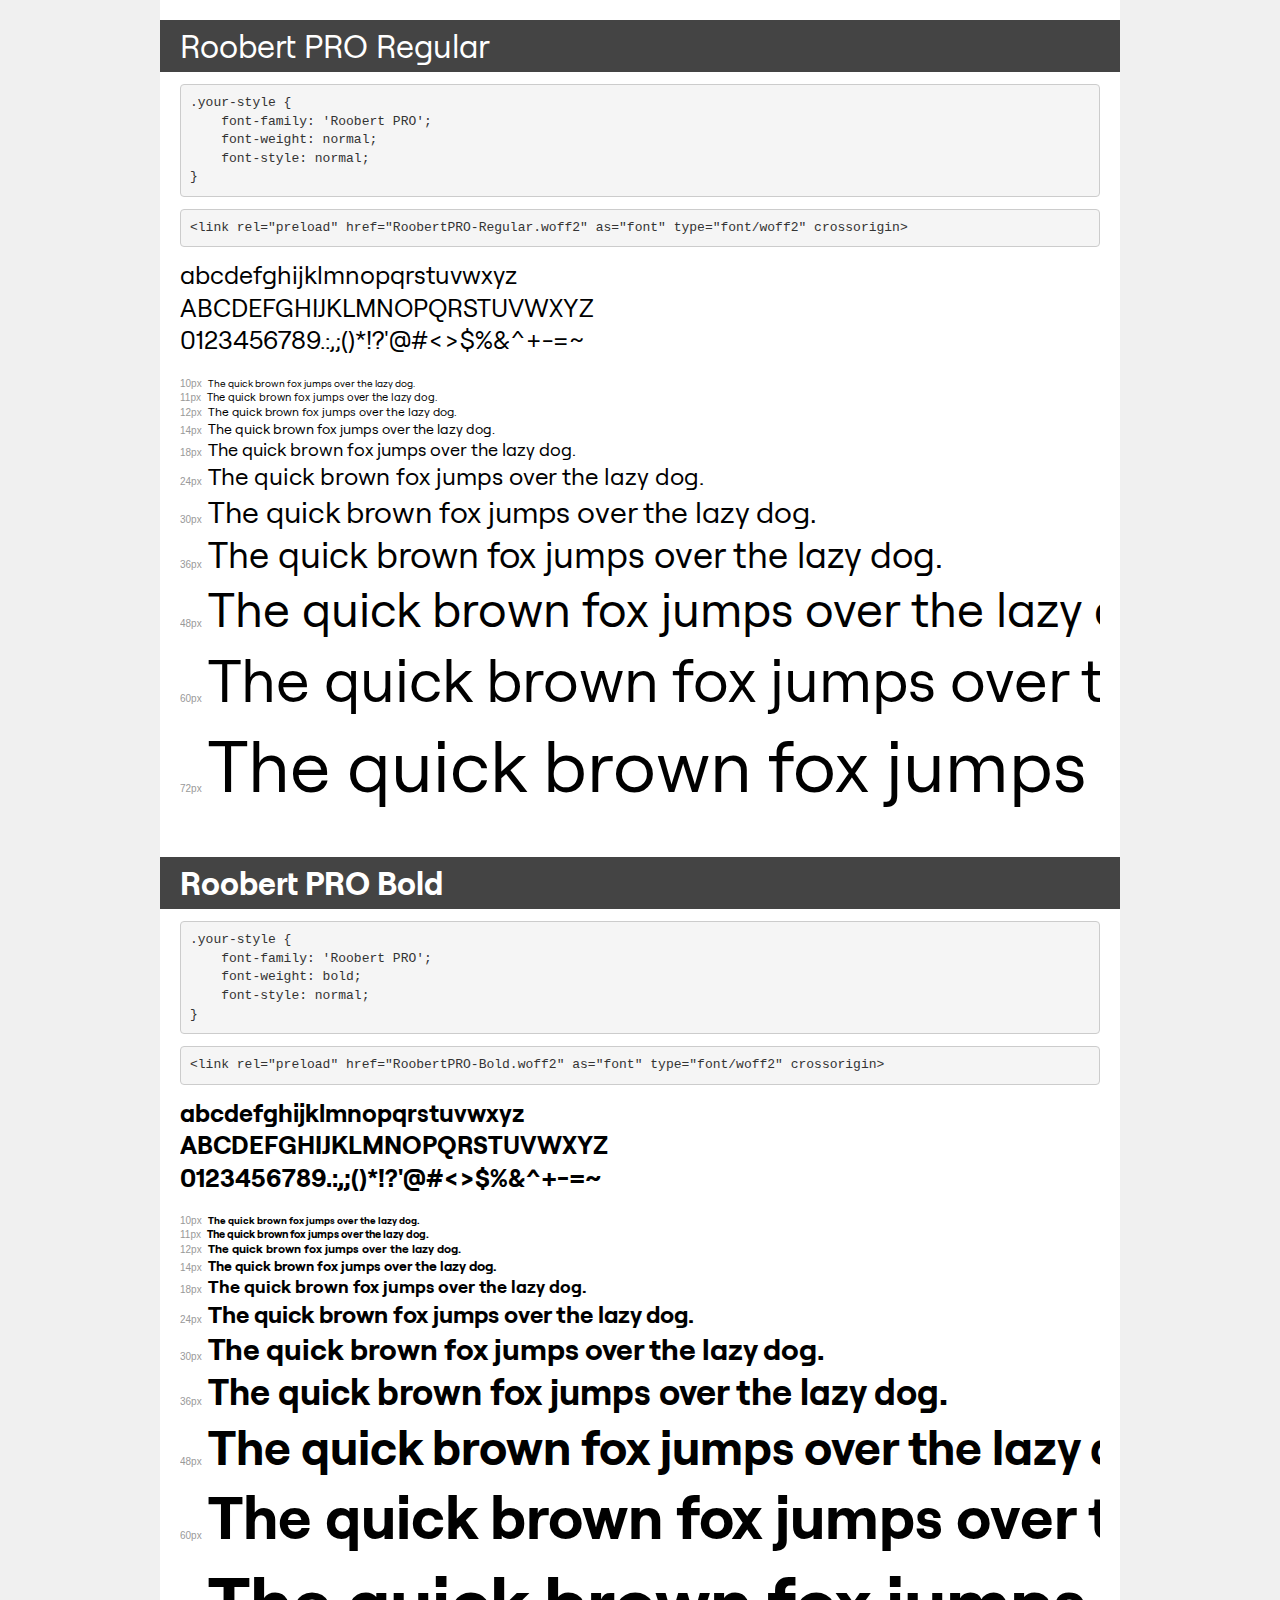
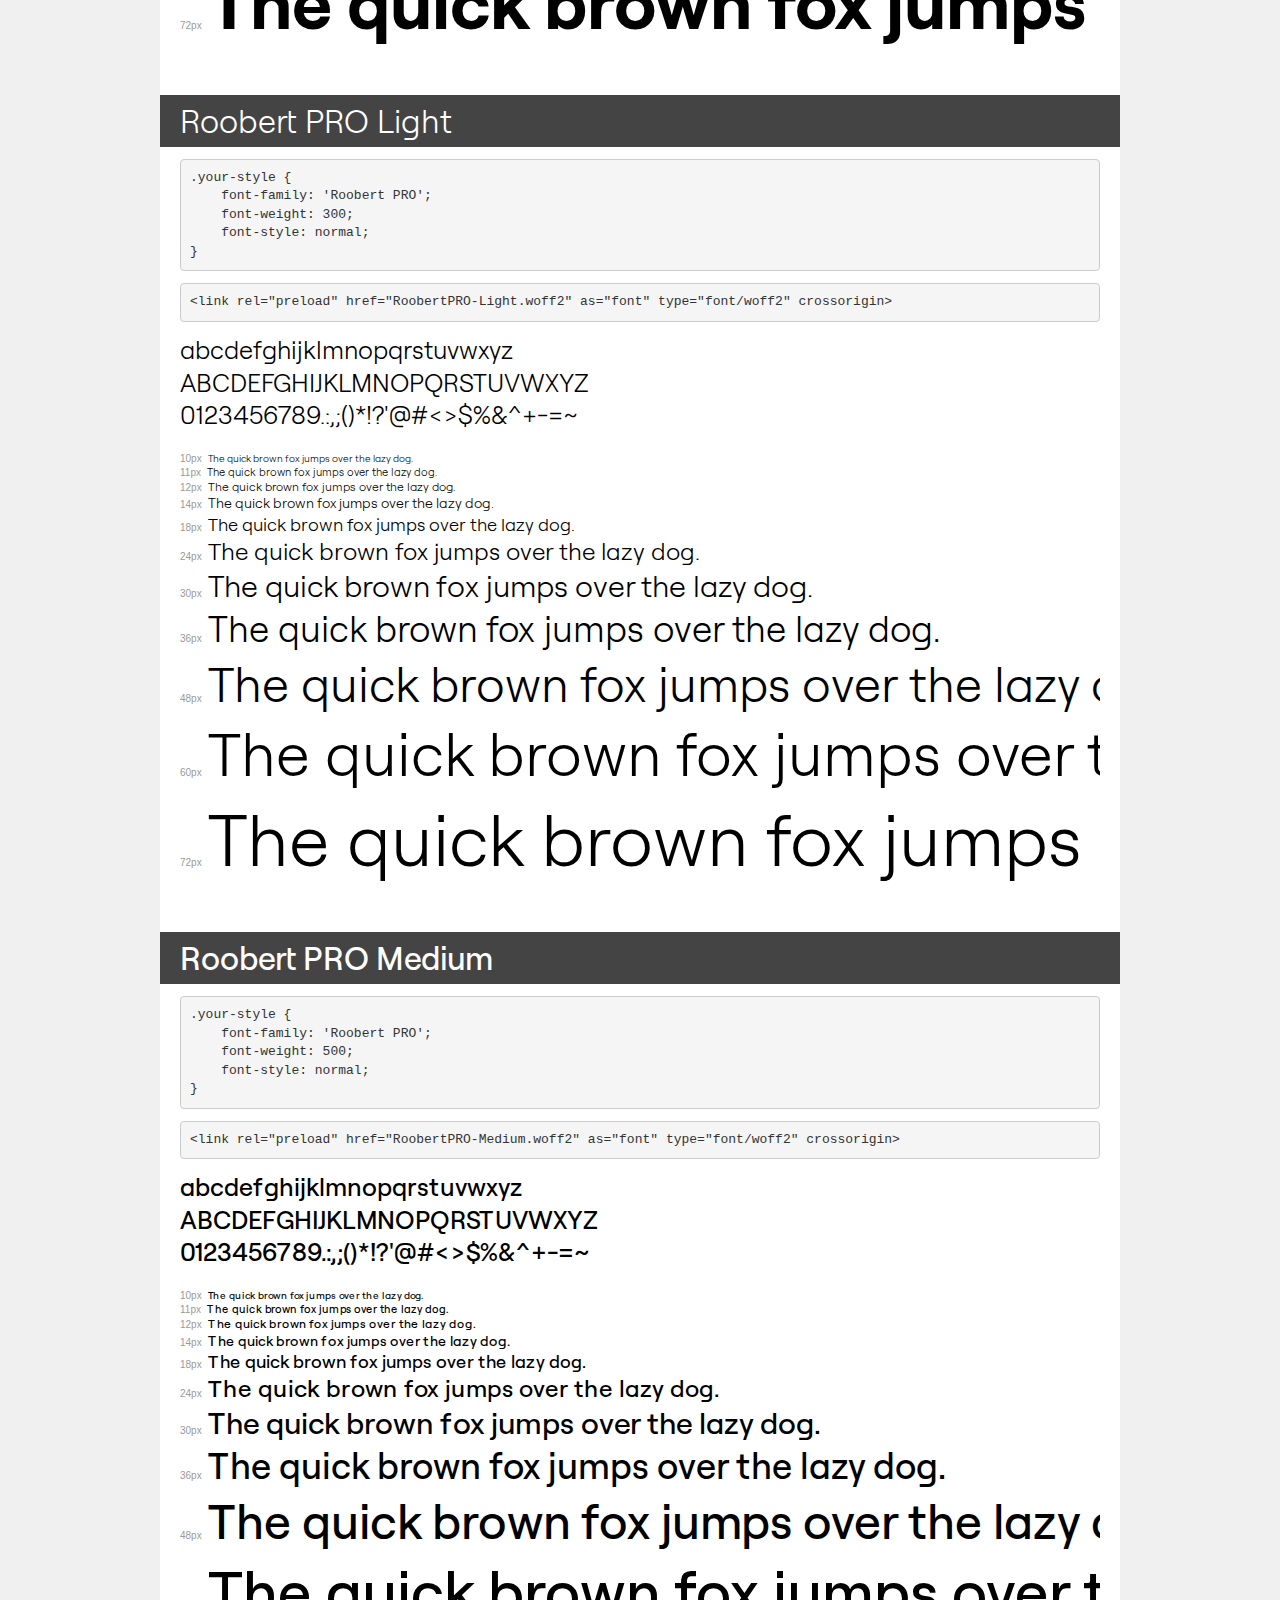
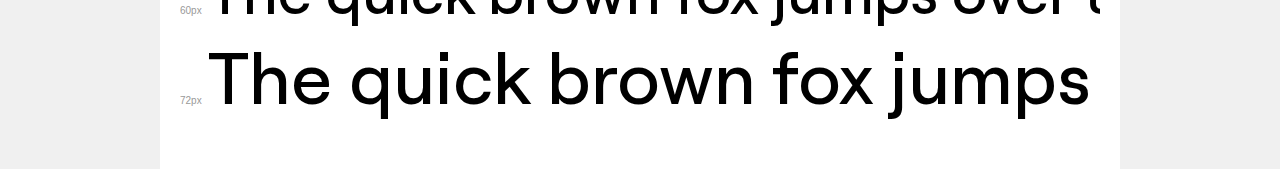
<file: assets/font/demo.html>
<!DOCTYPE html>
<html lang="en">
<head>
    <meta charset="utf-8">
    <meta http-equiv="X-UA-Compatible" content="IE=edge">
    <meta name="viewport" content="width=device-width, initial-scale=1">
    <meta name="robots" content="noindex, noarchive">
    <meta name="format-detection" content="telephone=no">
    <title>Transfonter demo</title>
    <link href="stylesheet.css" rel="stylesheet">
    <style>
        /*
        http://meyerweb.com/eric/tools/css/reset/
        v2.0 | 20110126
        License: none (public domain)
        */
        html, body, div, span, applet, object, iframe,
        h1, h2, h3, h4, h5, h6, p, blockquote, pre,
        a, abbr, acronym, address, big, cite, code,
        del, dfn, em, img, ins, kbd, q, s, samp,
        small, strike, strong, sub, sup, tt, var,
        b, u, i, center,
        dl, dt, dd, ol, ul, li,
        fieldset, form, label, legend,
        table, caption, tbody, tfoot, thead, tr, th, td,
        article, aside, canvas, details, embed,
        figure, figcaption, footer, header, hgroup,
        menu, nav, output, ruby, section, summary,
        time, mark, audio, video {
            margin: 0;
            padding: 0;
            border: 0;
            font-size: 100%;
            font: inherit;
            vertical-align: baseline;
        }
        /* HTML5 display-role reset for older browsers */
        article, aside, details, figcaption, figure,
        footer, header, hgroup, menu, nav, section {
            display: block;
        }
        body {
            line-height: 1;
        }
        ol, ul {
            list-style: none;
        }
        blockquote, q {
            quotes: none;
        }
        blockquote:before, blockquote:after,
        q:before, q:after {
            content: '';
            content: none;
        }
        table {
            border-collapse: collapse;
            border-spacing: 0;
        }
        /* demo styles */
        body {
            background: #f0f0f0;
            color: #000;
        }
        .page {
            background: #fff;
            width: 920px;
            margin: 0 auto;
            padding: 20px 20px 0 20px;
            overflow: hidden;
        }
        .font-container {
            overflow-x: auto;
            overflow-y: hidden;
            margin-bottom: 40px;
            line-height: 1.3;
            white-space: nowrap;
            padding-bottom: 5px;
        }
        h1 {
            position: relative;
            background: #444;
            font-size: 32px;
            color: #fff;
            padding: 10px 20px;
            margin: 0 -20px 12px -20px;
        }
        .letters {
            font-size: 25px;
            margin-bottom: 20px;
        }
        .s10:before {
            content: '10px';
        }
        .s11:before {
            content: '11px';
        }
        .s12:before {
            content: '12px';
        }
        .s14:before {
            content: '14px';
        }
        .s18:before {
            content: '18px';
        }
        .s24:before {
            content: '24px';
        }
        .s30:before {
            content: '30px';
        }
        .s36:before {
            content: '36px';
        }
        .s48:before {
            content: '48px';
        }
        .s60:before {
            content: '60px';
        }
        .s72:before {
            content: '72px';
        }
        .s10:before, .s11:before, .s12:before, .s14:before,
        .s18:before, .s24:before, .s30:before, .s36:before,
        .s48:before, .s60:before, .s72:before {
            font-family: Arial, sans-serif;
            font-size: 10px;
            font-weight: normal;
            font-style: normal;
            color: #999;
            padding-right: 6px;
        }
        pre {
            display: block;
            padding: 9px;
            margin: 0 0 12px;
            font-family: Monaco, Menlo, Consolas, "Courier New", monospace;
            font-size: 13px;
            line-height: 1.428571429;
            color: #333;
            font-weight: normal;
            font-style: normal;
            background-color: #f5f5f5;
            border: 1px solid #ccc;
            overflow-x: auto;
            border-radius: 4px;
        }
        /* responsive */
        @media (max-width: 959px) {
            .page {
                width: auto;
                margin: 0;
            }
        }
    </style>
</head>
<body>
<div class="page">
    <div class="demo">
        <h1 style="font-family: 'Roobert PRO'; font-weight: normal; font-style: normal;">Roobert PRO Regular</h1>
        <pre title="Usage">.your-style {
    font-family: 'Roobert PRO';
    font-weight: normal;
    font-style: normal;
}</pre>
        <pre title="Preload (optional)">
&lt;link rel=&quot;preload&quot; href=&quot;RoobertPRO-Regular.woff2&quot; as=&quot;font&quot; type=&quot;font/woff2&quot; crossorigin&gt;</pre>
        <div class="font-container" style="font-family: 'Roobert PRO'; font-weight: normal; font-style: normal;">
            <p class="letters">
                abcdefghijklmnopqrstuvwxyz<br>
ABCDEFGHIJKLMNOPQRSTUVWXYZ<br>
                0123456789.:,;()*!?'@#&lt;&gt;$%&^+-=~
            </p>
            <p class="s10" style="font-size: 10px;">The quick brown fox jumps over the lazy dog.</p>
            <p class="s11" style="font-size: 11px;">The quick brown fox jumps over the lazy dog.</p>
            <p class="s12" style="font-size: 12px;">The quick brown fox jumps over the lazy dog.</p>
            <p class="s14" style="font-size: 14px;">The quick brown fox jumps over the lazy dog.</p>
            <p class="s18" style="font-size: 18px;">The quick brown fox jumps over the lazy dog.</p>
            <p class="s24" style="font-size: 24px;">The quick brown fox jumps over the lazy dog.</p>
            <p class="s30" style="font-size: 30px;">The quick brown fox jumps over the lazy dog.</p>
            <p class="s36" style="font-size: 36px;">The quick brown fox jumps over the lazy dog.</p>
            <p class="s48" style="font-size: 48px;">The quick brown fox jumps over the lazy dog.</p>
            <p class="s60" style="font-size: 60px;">The quick brown fox jumps over the lazy dog.</p>
            <p class="s72" style="font-size: 72px;">The quick brown fox jumps over the lazy dog.</p>
        </div>
    </div>

    <div class="demo">
        <h1 style="font-family: 'Roobert PRO'; font-weight: bold; font-style: normal;">Roobert PRO Bold</h1>
        <pre title="Usage">.your-style {
    font-family: 'Roobert PRO';
    font-weight: bold;
    font-style: normal;
}</pre>
        <pre title="Preload (optional)">
&lt;link rel=&quot;preload&quot; href=&quot;RoobertPRO-Bold.woff2&quot; as=&quot;font&quot; type=&quot;font/woff2&quot; crossorigin&gt;</pre>
        <div class="font-container" style="font-family: 'Roobert PRO'; font-weight: bold; font-style: normal;">
            <p class="letters">
                abcdefghijklmnopqrstuvwxyz<br>
ABCDEFGHIJKLMNOPQRSTUVWXYZ<br>
                0123456789.:,;()*!?'@#&lt;&gt;$%&^+-=~
            </p>
            <p class="s10" style="font-size: 10px;">The quick brown fox jumps over the lazy dog.</p>
            <p class="s11" style="font-size: 11px;">The quick brown fox jumps over the lazy dog.</p>
            <p class="s12" style="font-size: 12px;">The quick brown fox jumps over the lazy dog.</p>
            <p class="s14" style="font-size: 14px;">The quick brown fox jumps over the lazy dog.</p>
            <p class="s18" style="font-size: 18px;">The quick brown fox jumps over the lazy dog.</p>
            <p class="s24" style="font-size: 24px;">The quick brown fox jumps over the lazy dog.</p>
            <p class="s30" style="font-size: 30px;">The quick brown fox jumps over the lazy dog.</p>
            <p class="s36" style="font-size: 36px;">The quick brown fox jumps over the lazy dog.</p>
            <p class="s48" style="font-size: 48px;">The quick brown fox jumps over the lazy dog.</p>
            <p class="s60" style="font-size: 60px;">The quick brown fox jumps over the lazy dog.</p>
            <p class="s72" style="font-size: 72px;">The quick brown fox jumps over the lazy dog.</p>
        </div>
    </div>

    <div class="demo">
        <h1 style="font-family: 'Roobert PRO'; font-weight: 300; font-style: normal;">Roobert PRO Light</h1>
        <pre title="Usage">.your-style {
    font-family: 'Roobert PRO';
    font-weight: 300;
    font-style: normal;
}</pre>
        <pre title="Preload (optional)">
&lt;link rel=&quot;preload&quot; href=&quot;RoobertPRO-Light.woff2&quot; as=&quot;font&quot; type=&quot;font/woff2&quot; crossorigin&gt;</pre>
        <div class="font-container" style="font-family: 'Roobert PRO'; font-weight: 300; font-style: normal;">
            <p class="letters">
                abcdefghijklmnopqrstuvwxyz<br>
ABCDEFGHIJKLMNOPQRSTUVWXYZ<br>
                0123456789.:,;()*!?'@#&lt;&gt;$%&^+-=~
            </p>
            <p class="s10" style="font-size: 10px;">The quick brown fox jumps over the lazy dog.</p>
            <p class="s11" style="font-size: 11px;">The quick brown fox jumps over the lazy dog.</p>
            <p class="s12" style="font-size: 12px;">The quick brown fox jumps over the lazy dog.</p>
            <p class="s14" style="font-size: 14px;">The quick brown fox jumps over the lazy dog.</p>
            <p class="s18" style="font-size: 18px;">The quick brown fox jumps over the lazy dog.</p>
            <p class="s24" style="font-size: 24px;">The quick brown fox jumps over the lazy dog.</p>
            <p class="s30" style="font-size: 30px;">The quick brown fox jumps over the lazy dog.</p>
            <p class="s36" style="font-size: 36px;">The quick brown fox jumps over the lazy dog.</p>
            <p class="s48" style="font-size: 48px;">The quick brown fox jumps over the lazy dog.</p>
            <p class="s60" style="font-size: 60px;">The quick brown fox jumps over the lazy dog.</p>
            <p class="s72" style="font-size: 72px;">The quick brown fox jumps over the lazy dog.</p>
        </div>
    </div>

    <div class="demo">
        <h1 style="font-family: 'Roobert PRO'; font-weight: 500; font-style: normal;">Roobert PRO Medium</h1>
        <pre title="Usage">.your-style {
    font-family: 'Roobert PRO';
    font-weight: 500;
    font-style: normal;
}</pre>
        <pre title="Preload (optional)">
&lt;link rel=&quot;preload&quot; href=&quot;RoobertPRO-Medium.woff2&quot; as=&quot;font&quot; type=&quot;font/woff2&quot; crossorigin&gt;</pre>
        <div class="font-container" style="font-family: 'Roobert PRO'; font-weight: 500; font-style: normal;">
            <p class="letters">
                abcdefghijklmnopqrstuvwxyz<br>
ABCDEFGHIJKLMNOPQRSTUVWXYZ<br>
                0123456789.:,;()*!?'@#&lt;&gt;$%&^+-=~
            </p>
            <p class="s10" style="font-size: 10px;">The quick brown fox jumps over the lazy dog.</p>
            <p class="s11" style="font-size: 11px;">The quick brown fox jumps over the lazy dog.</p>
            <p class="s12" style="font-size: 12px;">The quick brown fox jumps over the lazy dog.</p>
            <p class="s14" style="font-size: 14px;">The quick brown fox jumps over the lazy dog.</p>
            <p class="s18" style="font-size: 18px;">The quick brown fox jumps over the lazy dog.</p>
            <p class="s24" style="font-size: 24px;">The quick brown fox jumps over the lazy dog.</p>
            <p class="s30" style="font-size: 30px;">The quick brown fox jumps over the lazy dog.</p>
            <p class="s36" style="font-size: 36px;">The quick brown fox jumps over the lazy dog.</p>
            <p class="s48" style="font-size: 48px;">The quick brown fox jumps over the lazy dog.</p>
            <p class="s60" style="font-size: 60px;">The quick brown fox jumps over the lazy dog.</p>
            <p class="s72" style="font-size: 72px;">The quick brown fox jumps over the lazy dog.</p>
        </div>
    </div>

</div>
</body>
</html>
</file>
<file: assets/font/stylesheet.css>
@font-face {
    font-family: 'Roobert PRO';
    src: url('RoobertPRO-Regular.eot');
    src: local('Roobert PRO Regular'), local('RoobertPRO-Regular'),
        url('RoobertPRO-Regular.eot?#iefix') format('embedded-opentype'),
        url('RoobertPRO-Regular.woff2') format('woff2'),
        url('RoobertPRO-Regular.woff') format('woff'),
        url('RoobertPRO-Regular.ttf') format('truetype');
    font-weight: normal;
    font-style: normal;
    font-display: swap;
}

@font-face {
    font-family: 'Roobert PRO';
    src: url('RoobertPRO-Bold.eot');
    src: local('Roobert PRO Bold'), local('RoobertPRO-Bold'),
        url('RoobertPRO-Bold.eot?#iefix') format('embedded-opentype'),
        url('RoobertPRO-Bold.woff2') format('woff2'),
        url('RoobertPRO-Bold.woff') format('woff'),
        url('RoobertPRO-Bold.ttf') format('truetype');
    font-weight: bold;
    font-style: normal;
    font-display: swap;
}

@font-face {
    font-family: 'Roobert PRO';
    src: url('RoobertPRO-Light.eot');
    src: local('Roobert PRO Light'), local('RoobertPRO-Light'),
        url('RoobertPRO-Light.eot?#iefix') format('embedded-opentype'),
        url('RoobertPRO-Light.woff2') format('woff2'),
        url('RoobertPRO-Light.woff') format('woff'),
        url('RoobertPRO-Light.ttf') format('truetype');
    font-weight: 300;
    font-style: normal;
    font-display: swap;
}

@font-face {
    font-family: 'Roobert PRO';
    src: url('RoobertPRO-Medium.eot');
    src: local('Roobert PRO Medium'), local('RoobertPRO-Medium'),
        url('RoobertPRO-Medium.eot?#iefix') format('embedded-opentype'),
        url('RoobertPRO-Medium.woff2') format('woff2'),
        url('RoobertPRO-Medium.woff') format('woff'),
        url('RoobertPRO-Medium.ttf') format('truetype');
    font-weight: 500;
    font-style: normal;
    font-display: swap;
}
</file>
